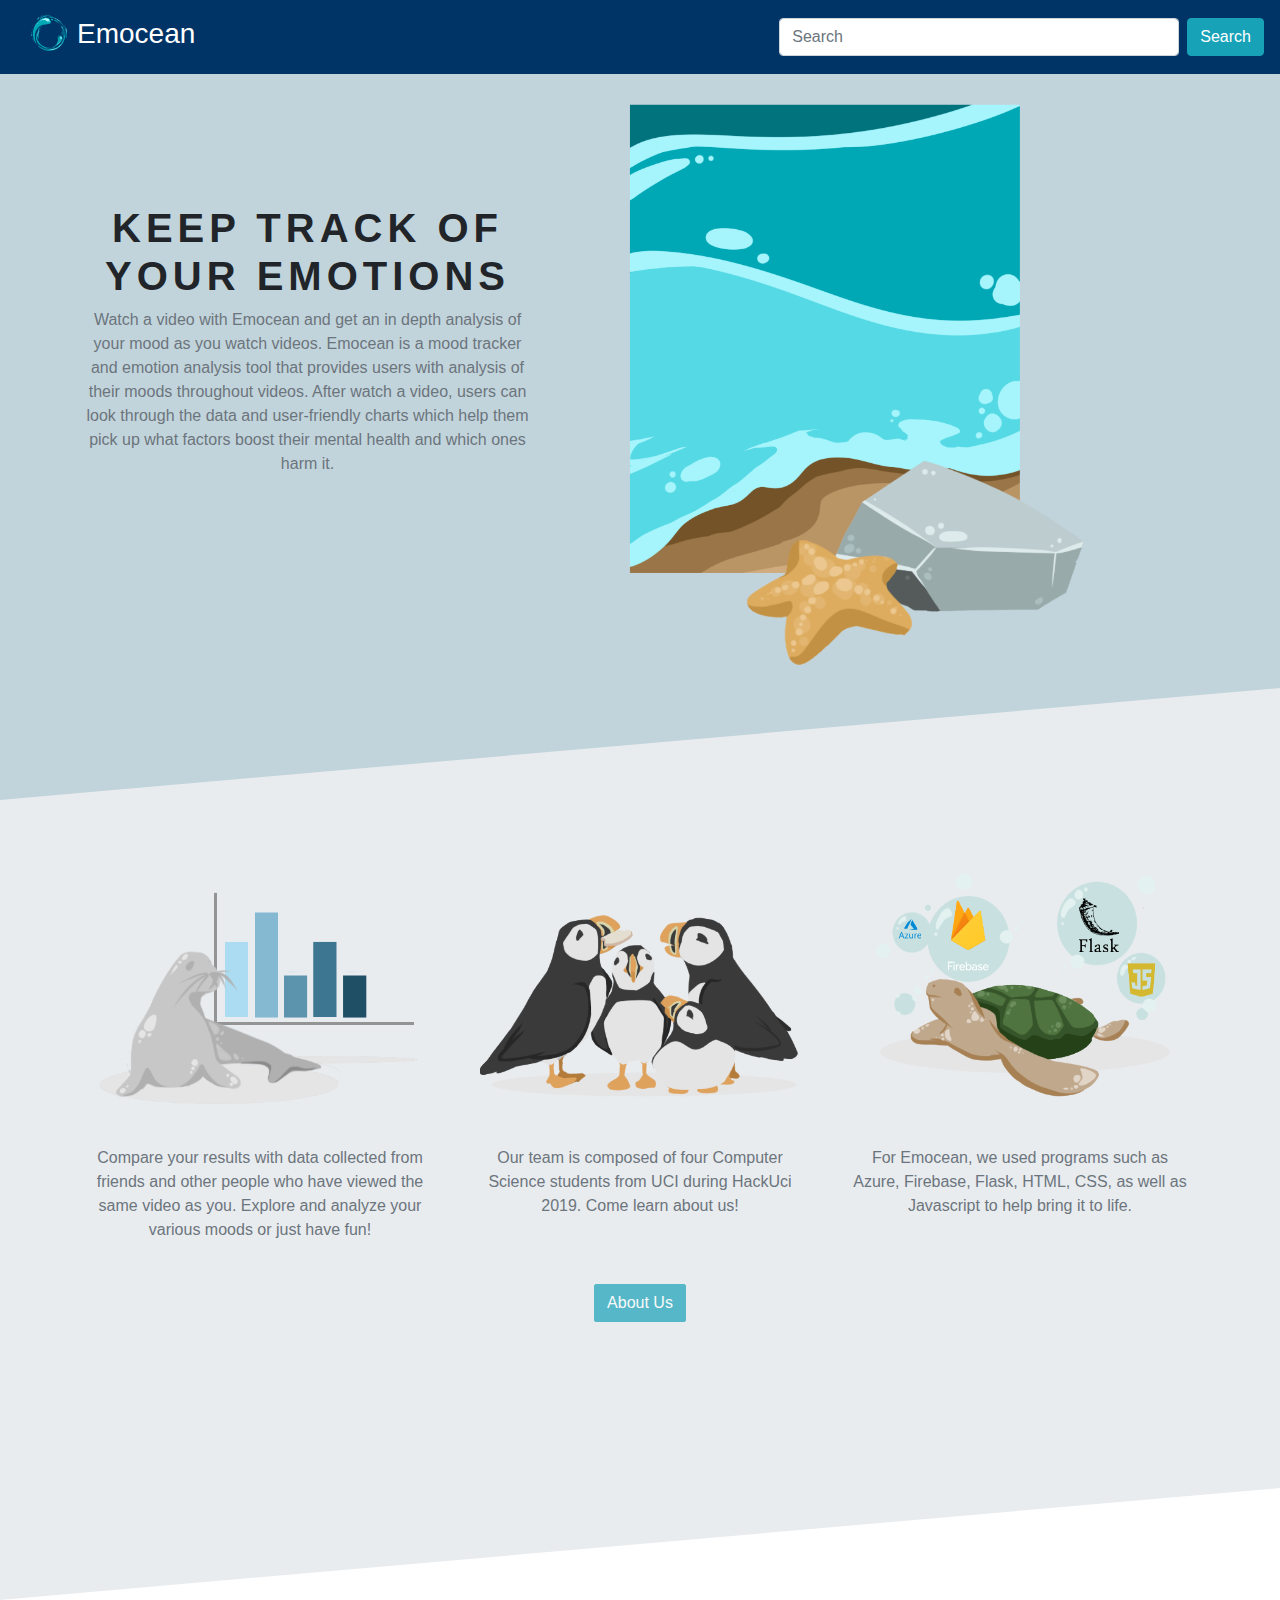
<file: hackuci2k19/index.html>
﻿<!DOCTYPE html>
<html>
<head>
    <title>HackUCI 2k19</title>

    <!-- Required meta tags -->
    <meta charset="utf-8">
    <meta name="viewport" content="width=device-width, initial-scale=1, shrink-to-fit=no">

    <!-- Bootstrap CSS -->
    <link rel="stylesheet" href="https://stackpath.bootstrapcdn.com/bootstrap/4.3.1/css/bootstrap.min.css" integrity="sha384-ggOyR0iXCbMQv3Xipma34MD+dH/1fQ784/j6cY/iJTQUOhcWr7x9JvoRxT2MZw1T" crossorigin="anonymous">

    <!-- Latest compiled and minified CSS -->
    <link rel="stylesheet" href="https://maxcdn.bootstrapcdn.com/bootstrap/4.2.1/css/bootstrap.min.css">

    <!-- jQuery library -->
    <script src="https://ajax.googleapis.com/ajax/libs/jquery/3.3.1/jquery.min.js"></script>

    <!-- Popper JS -->
    <script src="https://cdnjs.cloudflare.com/ajax/libs/popper.js/1.14.6/umd/popper.min.js"></script>

    <!-- Latest compiled JavaScript -->
    <script src="https://maxcdn.bootstrapcdn.com/bootstrap/4.2.1/js/bootstrap.min.js"></script>

    <!-- index.css import -->
    <link rel="stylesheet" href="./css/index.css">

</head>
<body>
    <nav class="navbar fixed-top navbar-light bg-light justify-content-between">

        <a class="col-lg-2 navbar-brand"><img class = 'logo' src="./images/Logo.png" width="36" height="36" alt=""><div class = 'page-title'>Emocean</div></a>
        <form class="form-inline">
            <input class="form-control mr-sm-2" type="search" placeholder="Search" aria-label="Search" id="search">
            <button class="btn btn-info my-2 my-sm-0" type="button" id="searchClicked">Search</button>
        </form>
    </nav>

    <section id = 'landing' class="jumbotron text-center">
        <div class="container landing-container">
            <div class="row">
                <div id = "landing-info" class="col-lg-6">
                    <h1 class="jumbotron-heading">Keep track of your emotions<br/></h1>
                    <p class="lead text-muted">Watch a video with Emocean and get an in depth analysis of your mood as you watch videos. Emocean is a mood tracker and emotion analysis tool that provides users with analysis of their moods throughout videos.
                    After watch a video, users can look through the data and user-friendly charts which help them pick up what factors boost their mental health and which ones harm it.
                    </p>
                </div>
                <div class="col-lg-6">
                    <img src="./images/Index.png" class="starfish img-fluid" alt="">
                </div>
            </div>
        </div>
    </section>

    <section id = 'icons' class = "icons-section">
        <div class = 'card-container container text-center'>
            <div class = 'row text-center'>
                <div id='icon-cont1' class = 'icon-container col-lg-4'>
                    <img src="./images/Developer.png" class="icons-img">
                    <p id = 'card-p1'>
                        Compare your results with data collected from friends and other people who have viewed the same video as you.
                        Explore and analyze your various moods or just have fun!
                    </p>
                </div>

                <div id='icon-cont2' class = 'icon-container col-lg-4'>
                    <img src="./images/About.png" class="icons-img">
                    <p id = 'card-p2'>
                        Our team is composed of four Computer Science students from UCI during HackUci 2019. Come learn about us!
                    </p>
                    <a class = 'btn btn-info card-title' href="./members.html" role="button">
                        About Us
                    </a>
                </div>

                <div id='icon-cont3' class = 'icon-container col-lg-4'>
                    <img src="./images/Programs.png" class="icons-img">
                    <p id = 'card-p3'>
                        For Emocean, we used programs such as Azure, Firebase, Flask, HTML, CSS, as well as Javascript to help bring it to life.
                    </p>
                </div>
            </div>

        </div>

    </section>


    <!-- Optional JavaScript -->
    <!-- jQuery first, then Popper.js, then Bootstrap JS -->
    <script src="https://code.jquery.com/jquery-3.3.1.slim.min.js" integrity="sha384-q8i/X+965DzO0rT7abK41JStQIAqVgRVzpbzo5smXKp4YfRvH+8abtTE1Pi6jizo" crossorigin="anonymous"></script>
    <script src="https://cdnjs.cloudflare.com/ajax/libs/popper.js/1.14.7/umd/popper.min.js" integrity="sha384-UO2eT0CpHqdSJQ6hJty5KVphtPhzWj9WO1clHTMGa3JDZwrnQq4sF86dIHNDz0W1" crossorigin="anonymous"></script>
    <script src="https://stackpath.bootstrapcdn.com/bootstrap/4.3.1/js/bootstrap.min.js" integrity="sha384-JjSmVgyd0p3pXB1rRibZUAYoIIy6OrQ6VrjIEaFf/nJGzIxFDsf4x0xIM+B07jRM" crossorigin="anonymous"></script>
    <!-- Import Index.js -->
    <script src="./javascript/index.js"></script>

</body>
</html>
</file>
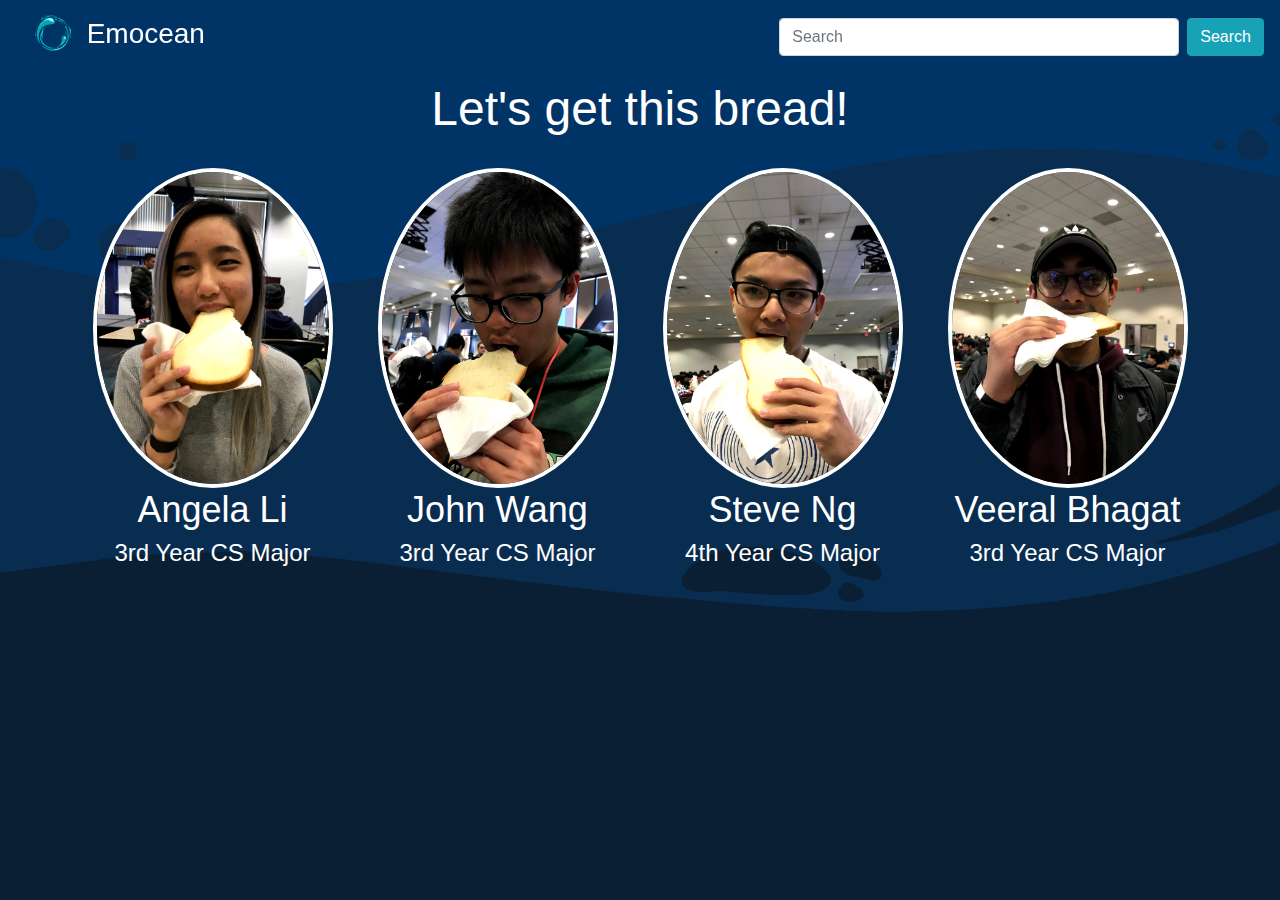
<file: hackuci2k19/members.html>
<!DOCTYPE html>
<html>
    <head>
        <title>EmOcean | Team Members</title>
        <!-- Bootstrap CSS -->
        <link rel="stylesheet" href="https://stackpath.bootstrapcdn.com/bootstrap/4.3.1/css/bootstrap.min.css" integrity="sha384-ggOyR0iXCbMQv3Xipma34MD+dH/1fQ784/j6cY/iJTQUOhcWr7x9JvoRxT2MZw1T" crossorigin="anonymous">

        <!-- Latest compiled and minified CSS -->
        <link rel="stylesheet" href="https://maxcdn.bootstrapcdn.com/bootstrap/4.2.1/css/bootstrap.min.css">

        <!-- jQuery library -->
        <script src="https://ajax.googleapis.com/ajax/libs/jquery/3.3.1/jquery.min.js"></script>

        <!-- Popper JS -->
        <script src="https://cdnjs.cloudflare.com/ajax/libs/popper.js/1.14.6/umd/popper.min.js"></script>

        <!-- Latest compiled JavaScript -->
        <script src="https://maxcdn.bootstrapcdn.com/bootstrap/4.2.1/js/bootstrap.min.js"></script>

        <!-- members.css import-->
        <link href="./css/members.css" type="text/css" rel="stylesheet">
    </head>

    <body id="content">
        <div id='content-div'>
            <header class="text-center">
                <nav class="navbar fixed-top navbar-light bg-light justify-content-between">
                    <a class="col-lg-2 navbar-brand" href="./index.html">
                        <img class='logo' src="./images/Logo.png" width="36" height="36" alt="">
                        <div class='page-title'>Emocean</div>
                    </a>

                    <form class="form-inline">
                        <input class="form-control mr-sm-2" type="search" placeholder="Search" aria-label="Search" id="search">
                        <button class="btn btn-info my-2 my-sm-0" type="button" id="searchClicked">Search</button>
                    </form>
                </nav>


            </header>

            <main>

                <div class="profile-container container text-center">
                    <h2>Let's get this bread!</h2>
                    <div class="row">
                        <section class="profile col-sm-3">
                            <img src="./images/Angela.jpg" class="mx-auto rounded-circle pic" />
                            <h3>Angela Li</h3>
                            <h4>3rd Year CS Major</h4>
                        </section>

                        <section class="profile col-sm-3">
                            <img src="./images/John.jpg" class="mx-auto rounded-circle pic" />
                            <h3>John Wang</h3>
                            <h4>3rd Year CS Major</h4>
                        </section>

                        <section class="profile col-sm-3">
                            <img src="./images/Steve.jpg" class="mx-auto rounded-circle pic" />
                            <h3>Steve Ng</h3>
                            <h4>4th Year CS Major</h4>
                        </section>

                        <section class="profile col-sm-3">
                            <img src="./images/Veeral.jpg" class="mx-auto rounded-circle pic" />
                            <h3>Veeral Bhagat</h3>
                            <h4>3rd Year CS Major</h4>
                        </section>
                    </div>
                </div>
            </main>
        </div>

        <!-- Import Index.js -->
        <script src="./javascript/members.js"></script>
    </body>

</html>
</file>
<file: hackuci2k19/css/index.css>
html {
    scroll-behavior: smooth !important;
  }

#landing-info{
    padding-right:40px;
    margin-top:100px;
    max-width:500px;
}

#landing-info h1 {
    letter-spacing: 5px;
    text-transform: uppercase;
    font-weight: 600;

}

#landing-info p, .icon-container p{
    font-size:16px;
    font-weight:100;
    color: #6c757d!important;
}


.landing-container{
    margin-top:40px;
}

.navbar{
    background-color: #003366 !important;
}

.navbar-brand{
    color:white !important;
}

.icon-container{
    min-width:240px;
    min-height:300px;

}

.card-title{
    display:inline-block;
    opacity:0.7;
    border-radius:2px;
    margin-top:50px;
}

.page-title{
    display:inline-block;
    padding-left:10px;
    font-size:28px;
}

.logo{
    margin-bottom:10px;
}

.form-control {
    width:400px !important;
}
.starfish{
    max-width:85%;
}
.jumbotron{
    background-color:transparent;
}
#icons{

    position:relative;
}

.icons-img{
    height: 240px;
    width: 320px;
    margin-bottom: 40px;
}

.card-container{
    padding-top:100px;
}
#icons::before{
    content:"";
    z-index:-900;
    top:38px;
    left:0;
    right:0;
    min-height:800px;

    overflow:hidden;
    transform:skewY(-5deg);
    transform-origin:0;
    position:absolute;
    height:100%;
    background-color: #e9ecef;
}
#landing::before{
    content:"";
    z-index:-900;
    top:0;
    left:0;
    right:0;
    min-height:800px;

    overflow:hidden;
    transform:skewY(-5deg);
    transform-origin:0;
    position:absolute;
    height:100%;
    background-color:rgba(174,	198	,207,0.75);
}

#card-p1, #card-p2, #card-p3{
    transition: color 1s ease;
}
#icon-cont1:hover > #card-p1,
#icon-cont2:hover > #card-p2,
#icon-cont3:hover > #card-p3{
    color:black !important;
}
#icon-cont1,#icon-cont2, #icon-cont3{
    transition:border .5s ease;
    border:4px solid transparent;
}
#icon-cont1:hover,
#icon-cont2:hover,
#icon-cont3:hover{
    border:4px solid white;
}
</file>
<file: hackuci2k19/css/members.css>
.navbar{
    background-color: transparent !important;
}

.navbar-brand{
    color:white !important;
}

.page-title{
    display:inline-block;
    padding-left:10px;
    font-size:28px;
}

.logo{
    margin-bottom:10px;
}

.form-control {
    width:400px !important;
}

.profile{
    position: relative;
    display: inline;
    color:white;
}

.pic{
    width: 240px;
    height: 320px;
    border: 4px solid white;
}

h1{
    font-size: 72px;
    font-weight: bold;
}

h2{
    font-size: 48px;
    /*font-style: italic;*/
    font-weight:100;
}

h3{
    font-size: 36px;
    /*font-weight: bold;*/
    font-weight:100;
}

.profile-container {
    margin-top:30px;
}
main h2{
    color:white;
    margin-bottom:30px;
}
#content-div{
    margin-top:80px;
}
#content-div::before{
  content: "";
  background: url("../images/Error.png");
  background-position: center;
  background-size: cover;
  /* opacity: 0.9; */
  top: 0;
  left: 0;
  bottom: 0;
  right: 0;
  position: absolute;
  z-index: -1;


}
</file>
